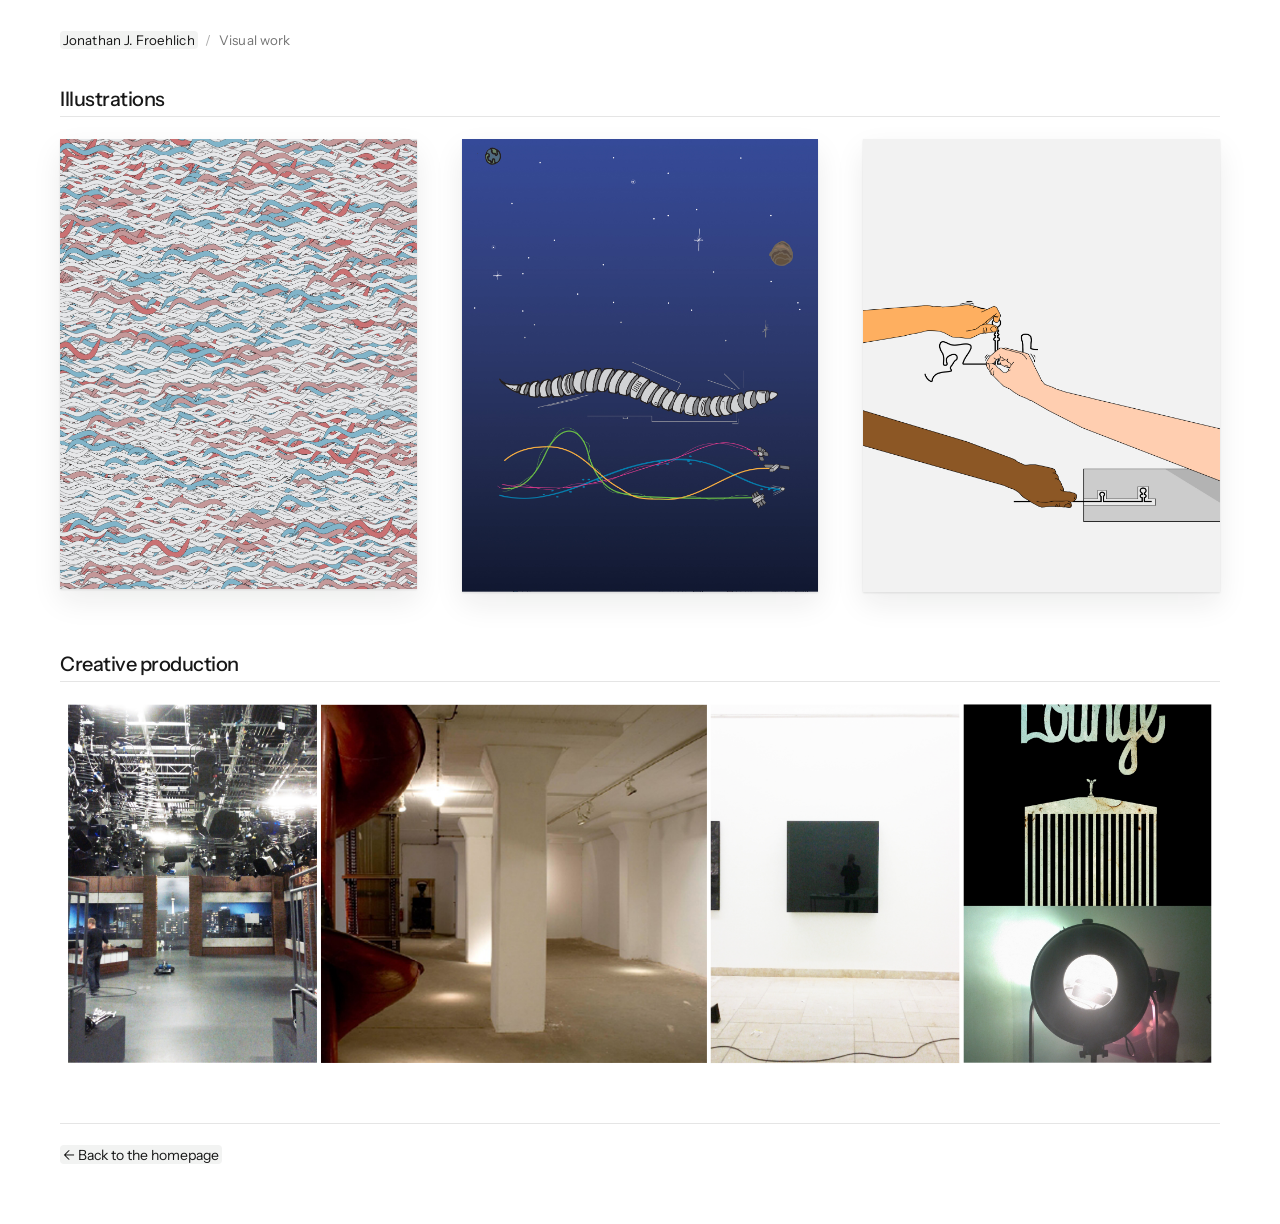
<file: pages/visual-work/index.html>
<!doctype html>
<html lang="en">
<head>
  <meta charset="utf-8">
  <meta name="viewport" content="width=device-width, initial-scale=1">
  <title>Visual work — Jonathan J. Froehlich</title>
  <meta name="description" content="Selected scientific illustrations and creative production work by molecular biologist Jonathan J. Froehlich.">
  <link rel="icon" href="data:image/svg+xml,%3Csvg xmlns='http://www.w3.org/2000/svg' viewBox='0 0 64 64'%3E%3Crect width='64' height='64' rx='8' fill='%230b6f6b'/%3E%3Ctext x='32' y='43' text-anchor='middle' font-size='29' font-family='Georgia' font-weight='700' letter-spacing='-1' fill='white'%3EJJF%3C/text%3E%3C/svg%3E">
  <link rel="preconnect" href="https://fonts.googleapis.com">
  <link rel="preconnect" href="https://fonts.gstatic.com" crossorigin>
  <link href="https://fonts.googleapis.com/css2?family=Instrument+Sans:wdth,wght@75..100,400..700&amp;display=swap" rel="stylesheet">
  <link rel="stylesheet" href="../../assets/css/style.css?v=20260813">
  <link rel="stylesheet" href="visual-work.css?v=20260828-1">
</head>
<body>
  <main class="page visual-page">
    <nav class="breadcrumb" aria-label="Breadcrumb">
      <a href="../../index.html">Jonathan J. Froehlich</a><span aria-hidden="true"> / </span><span>Visual work</span>
    </nav>

    <header class="visual-intro">
      <h1>Illustrations</h1>
    </header>

    <section class="cover-gallery" aria-label="Selected journal cover concepts">
      <figure class="cover cover-cell-reports">
        <button class="cover-swap" type="button" data-work-title="Cell Reports illustration" aria-label="Show alternate Cell Reports illustration" aria-pressed="false">
          <img class="cover-primary" src="cover_cell_rep_elegans_2021_nojournal_3.jpg" width="2722" height="3429" alt="Illustration of many interwoven stylized worms in a restrained red, blue, and gray palette">
          <img class="cover-alternate" src="cover_cell_rep_elegans_2021_nojournal_2.jpg" width="2637" height="3347" alt="" aria-hidden="true">
        </button>
      </figure>

      <figure class="cover cover-developmental-cell">
        <button class="cover-swap" type="button" data-work-title="Developmental Cell illustration" aria-label="Show alternate Developmental Cell illustration" aria-pressed="false">
          <img class="cover-primary" src="cover_dev_cell_celegans_2018_nojournal_1.jpg" width="2555" height="3159" loading="lazy" alt="Illustration of a segmented worm above intersecting colored expression curves on a deep blue background">
          <img class="cover-alternate" src="cover_dev_cell_celegans_2018_nojournal_2.jpg" width="2505" height="3145" loading="lazy" alt="" aria-hidden="true">
        </button>
      </figure>

      <figure class="cover cover-molecular-cell">
        <button class="cover-swap" type="button" data-work-title="Molecular Cell illustration" aria-label="Show alternate Molecular Cell illustration" aria-pressed="false">
          <img class="cover-primary" src="cover_mol_cell_ncrna_2013_nojournal_2.jpg" width="2458" height="2995" loading="lazy" alt="Illustration in which several hands manipulate an RNA strand through a small molecular mechanism">
          <img class="cover-alternate" src="cover_mol_cell_ncrna_2013_nojournal_3.jpg" width="2468" height="3442" loading="lazy" alt="" aria-hidden="true">
        </button>
      </figure>
    </section>

    <section class="creative-production" aria-labelledby="creative-production-title">
      <div class="creative-production-heading">
        <h2 id="creative-production-title">Creative production</h2>
      </div>
      <figure class="creative-production-collage">
        <img src="1year/1year_collage.jpg" width="8145" height="2620" loading="lazy" alt="Collage documenting television-set work, exhibition preparation, gallery installation, and studio production">
      </figure>
    </section>

    <footer class="visual-footer">
      <a href="../../index.html">← Back to the homepage</a>
    </footer>
  </main>
  <script src="visual-work.js?v=20260828-1"></script>
</body>
</html>
</file>
<file: assets/css/style.css>
:root {
  --text: #333;
  --muted: #737373;
  --line: #e5e5e5;
  --accent: #3f3f3f;
  --accent-soft: #e8f2ef;
  --soft: #f7f8f6;
  --font-body: "Instrument Sans", "Aptos", "Avenir Next", "Segoe UI", sans-serif;
  --font-display: "Instrument Sans", "Aptos", "Avenir Next", "Segoe UI", sans-serif;
  --size-body: 0.9375rem;
  --size-small: 0.875rem;
  --size-section: 1.25rem;
  --page-max-width: 940px;
  --reading-max-width: 660px;
  --experience-timeline-shift: 0px;
  --section-spacing: 40px;
  --ease-out: cubic-bezier(0.23, 1, 0.32, 1);
}

* { box-sizing: border-box; }

html,
body {
  overflow-x: hidden;
}

body {
  margin: 0;
  color: var(--text);
  background: #fff;
  font-family: var(--font-body);
  font-size: 15px;
  line-height: 1.55;
}

a {
  color: #171717;
  padding: .04em .22em;
  border-radius: 4px;
  background: #f2f3f2;
  box-decoration-break: clone;
  -webkit-box-decoration-break: clone;
  /* text-decoration: underline; */
  text-decoration: none;
  text-decoration-color: #c5c7c5;
  text-underline-offset: 2px;
  overflow-wrap: anywhere;
  word-break: break-word;
  transition: color 120ms ease, background-color 120ms ease;
}

.underlined-links .page a:not(.icon-row > a):not(.footer-icon-group > a) {
  padding: 0;
  border-radius: 0;
  background: transparent;
  text-decoration-line: underline;
  text-decoration-thickness: 1px;
  text-decoration-color: #a5aaa6;
  text-underline-offset: .16em;
}

.underlined-links .page a:not(.icon-row > a):not(.footer-icon-group > a):hover,
.underlined-links .page a:not(.icon-row > a):not(.footer-icon-group > a):focus-visible {
  background: transparent;
  text-decoration-color: currentColor;
}

.underlined-links .publication-links,
.underlined-links .publication-links:has(a:hover),
.underlined-links .publication-links:has(a:focus-visible) {
  padding: 0;
  border-radius: 0;
  background: transparent;
}

a:hover,
a:focus-visible {
  color: #111;
  background: #e8eae8;
  text-decoration-color: #777;
}

a:focus-visible {
  outline: 2px solid var(--accent);
  outline-offset: 3px;
}

.page {
  width: calc(100% - 36px);
  max-width: var(--page-max-width);
  margin: 0 auto;
  padding: 36px 0 58px;
}

.intro {
  display: grid;
  grid-template-columns: minmax(0, 1fr) 160px;
  gap: 32px;
  align-items: start;
  margin-bottom: 34px;
}

.intro-copy {
  min-width: 0;
}

.intro-copy > p,
.research-row p,
.side-project-copy p,
.publication-list {
  max-width: var(--reading-max-width);
}

h1 {
  margin: 0 0 10px;
  font-family: var(--font-display);
  color: #171717;
  font-size: clamp(1.875rem, 1.82rem + 0.25vw, 2rem);
  font-weight: 500;
  line-height: 1.15;
}

h2 {
  margin: var(--section-spacing) 0 14px;
  font-family: var(--font-display);
  font-size: var(--size-section);
  color: #171717;
  font-weight: 500;
  line-height: 1.22;
}

h3 {
  margin: 0 0 3px;
  font-size: var(--size-body);
  color: #171717;
  font-weight: 600;
  line-height: 1.35;
  overflow-wrap: anywhere;
}

p {
  margin-top: 0;
  overflow-wrap: anywhere;
}

li,
.outputs,
.outputs a,
h3 a {
  overflow-wrap: anywhere;
}

.icon-row {
  display: flex;
  flex-wrap: wrap;
  align-items: center;
  gap: 9px;
  margin-top: 14px;
}

.icon-row a {
  position: relative;
  display: inline-grid;
  place-items: center;
  width: 28px;
  height: 28px;
  border-radius: 6px;
  color: var(--text);
  background: transparent;
  font-size: 1.04rem;
  text-decoration: none;
  transition:
    color 140ms ease,
    background-color 140ms ease,
    opacity 140ms ease,
    transform 160ms var(--ease-out);
}

.icon-row a:active {
  transform: scale(0.97);
}

.icon-row a::after {
  content: attr(aria-label);
  position: absolute;
  z-index: 10;
  left: 50%;
  top: calc(100% + 9px);
  max-width: min(180px, calc(100vw - 24px));
  padding: 4px 10px;
  border-radius: 7px;
  color: #555;
  background: #f0f1f0;
  font-size: .8667rem;
  font-weight: 400;
  line-height: 1.35;
  text-align: center;
  white-space: nowrap;
  pointer-events: none;
  opacity: 0;
  visibility: hidden;
  transform: translate(-50%, 4px);
  transition:
    opacity 125ms var(--ease-out),
    transform 125ms var(--ease-out),
    visibility 0s linear 125ms;
}

.icon-row a::before {
  content: "";
  position: absolute;
  z-index: 11;
  top: calc(100% + 4px);
  left: 50%;
  width: 0;
  height: 0;
  border-right: 5px solid transparent;
  border-bottom: 6px solid #f0f1f0;
  border-left: 5px solid transparent;
  pointer-events: none;
  opacity: 0;
  visibility: hidden;
  transform: translate(-50%, 4px);
  transition:
    opacity 125ms var(--ease-out),
    transform 125ms var(--ease-out),
    visibility 0s linear 125ms;
}

.icon-row a:hover::after,
.icon-row a:focus-visible::after,
.icon-row a:hover::before,
.icon-row a:focus-visible::before {
  opacity: 1;
  visibility: visible;
  transform: translate(-50%, 0);
  transition:
    opacity 125ms var(--ease-out),
    transform 125ms var(--ease-out),
    visibility 0s;
}

.icon-row a:hover,
.icon-row a:focus-visible {
  color: var(--text);
  background: #f0f1f0;
  opacity: 1;
}

.icon-row a.muted-icon {
  color: var(--text);
  opacity: 1;
}

.icon-row a.muted-icon:hover,
.icon-row a.muted-icon:focus-visible {
  color: var(--text);
  background: #f0f1f0;
  opacity: 1;
}

.icon-row.compact-icons a {
  color: #737373;
}

.icon-row.compact-icons a:hover,
.icon-row.compact-icons a:focus-visible {
  color: var(--text);
}

.publication-links a {
  position: relative;
  padding: 0;
  border-radius: 2px;
  background: transparent;
}

.publication-links a:hover,
.publication-links a:focus-visible {
  background: transparent;
}

.publication-links a::after {
  content: attr(data-tooltip);
  position: absolute;
  z-index: 20;
  top: calc(100% + 9px);
  left: 50%;
  width: max-content;
  max-width: min(280px, calc(100vw - 24px));
  padding: 5px 10px;
  border-radius: 7px;
  color: #555;
  background: #f0f1f0;
  font-size: .8rem;
  font-weight: 400;
  line-height: 1.35;
  text-align: center;
  white-space: normal;
  pointer-events: none;
  opacity: 0;
  visibility: hidden;
  transform: translate(-50%, 4px);
  transition:
    opacity 125ms var(--ease-out),
    transform 125ms var(--ease-out),
    visibility 0s linear 125ms;
}

.publication-links a::before {
  content: "";
  position: absolute;
  z-index: 21;
  top: calc(100% + 4px);
  left: 50%;
  width: 0;
  height: 0;
  border-right: 5px solid transparent;
  border-bottom: 6px solid #f0f1f0;
  border-left: 5px solid transparent;
  pointer-events: none;
  opacity: 0;
  visibility: hidden;
  transform: translate(-50%, 4px);
  transition:
    opacity 125ms var(--ease-out),
    transform 125ms var(--ease-out),
    visibility 0s linear 125ms;
}

.publication-links a:hover::after,
.publication-links a:focus-visible::after,
.publication-links a:hover::before,
.publication-links a:focus-visible::before {
  opacity: 1;
  visibility: visible;
  transform: translate(-50%, 0);
  transition:
    opacity 125ms var(--ease-out),
    transform 125ms var(--ease-out),
    visibility 0s;
}

.portrait {
  margin: 0;
}

.portrait img {
  width: 100%;
  aspect-ratio: 1;
  display: block;
  object-fit: cover;
  object-position: 50% 32%;
  border-radius: 4px;
  border: 1px solid var(--line);
  background: var(--soft);
}

.outputs,
.more-links {
  color: var(--muted);
  font-size: var(--size-small);
}

.research-row {
  display: grid;
  grid-template-columns: 90px minmax(0, 1fr);
  gap: 16px;
  align-items: start;
  margin: 18px 0 20px;
  padding: 0;
}

#research-projects-title + .research-row {
  margin-top: 14px;
}

.research-row p {
  margin-bottom: 5px;
  line-height: 1.5;
}

.side-project-row {
  display: grid;
  grid-template-columns: 44px minmax(0, 1fr);
  gap: 11px;
  align-items: center;
  margin: 9px 0;
  padding: 1px 0;
}

.side-project-copy {
  min-width: 0;
}

.side-project-copy p {
  margin: 0;
  font-size: var(--size-small);
  line-height: 1.45;
}

.outputs {
  margin-bottom: 0;
}

.publication-links {
  display: inline;
  padding: .04em .22em;
  border-radius: 4px;
  color: #171717;
  background: #f2f3f2;
  /* background: #e8e7e7; */
  box-decoration-break: clone;
  -webkit-box-decoration-break: clone;
  white-space: nowrap;
  transition: background-color 120ms ease;
}

.publication-links:has(a:hover),
.publication-links:has(a:focus-visible) {
  background: #e8eae8;
}

.experience-timeline {
  position: relative;
  margin: 0;
  padding: 4px 0 0;
  list-style: none;
}

.experience-timeline::before {
  content: "";
  position: absolute;
  top: 0;
  bottom: 0;
  left: 50%;
  width: 1px;
  background: #e1e5e3;
  transform: translateX(-.5px);
}

.timeline-item {
  position: relative;
  display: grid;
  grid-template-columns: minmax(0, 1fr) 34px minmax(0, 1fr);
  min-height: 48px;
  padding-bottom: 2px;
}

.timeline-card {
  min-width: 0;
  align-self: start;
}

.timeline-left .timeline-card {
  grid-column: 1;
  padding-right: 7px;
  text-align: right;
}

.timeline-right .timeline-card {
  grid-column: 3;
  padding-left: 7px;
}

.timeline-left .timeline-dot {
  grid-column: 2;
}

.timeline-right .timeline-dot {
  grid-column: 2;
  grid-row: 1;
}

.timeline-dot {
  position: relative;
  z-index: 1;
  justify-self: center;
  width: 8px;
  height: 8px;
  margin-top: 8px;
  border: 2px solid #fff;
  border-radius: 50%;
  background: #f2f5f4;
  box-shadow: 0 0 0 1px #a7b5b1;
}

.timeline-flag {
  display: inline-block;
  max-width: 100%;
  padding: 3px 7px;
  border: 1px solid #e0e3e1;
  border-radius: 4px;
  color: #333;
  background: var(--soft);
  font-size: .8667rem;
  font-weight: 500;
  line-height: 1.2;
}

.timeline-education .timeline-flag {
  border-color: #bebebe;
  background: #d5d5d5;
}

.timeline-education .timeline-dot {
  background: #c4ceca;
  box-shadow: 0 0 0 1px #8e9b97;
}

.timeline-meta {
  display: flex;
  align-items: baseline;
  gap: 5px;
  margin: 0 2px 1px;
}

.timeline-left .timeline-meta {
  flex-direction: row-reverse;
}

.timeline-item time {
  display: inline;
  margin: 0;
  color: #737373;
  font-size: .7667rem;
  font-variant-numeric: tabular-nums;
  line-height: 1.2;
  white-space: nowrap;
}

.timeline-separator {
  color: #999;
  font-size: .7667rem;
}

.timeline-role {
  display: flex;
  flex-wrap: wrap;
  align-items: baseline;
  column-gap: 5px;
  min-width: 0;
  color: #555;
  font-size: .8333rem;
  font-weight: 400;
  line-height: 1.3;
}

.timeline-role-part {
  white-space: nowrap;
}

.timeline-role-separator {
  color: #999;
  font-size: .7667rem;
}

@media (min-width: 431px) {
  .experience-timeline {
    transform: translateX(var(--experience-timeline-shift));
  }

  .timeline-right {
    height: 25px;
    min-height: 25px;
    padding-bottom: 0;
  }

  .timeline-right .timeline-card,
  .timeline-right .timeline-dot {
    transform: translateY(-13.5px);
  }
}

@media (min-width: 900px) {
  :root { --experience-timeline-shift: -35px; }
}

@media (min-width: 1100px) {
  :root { --experience-timeline-shift: -67px; }
}

@media (min-width: 1280px) {
  :root { --experience-timeline-shift: -96px; }
}

.thumb {
  width: 100%;
  border: 1px solid var(--line);
  border-radius: 3px;
  background: var(--soft);
  overflow: hidden;
}

.research-media {
  width: 90px;
  height: auto;
  aspect-ratio: 1;
  display: block;
  object-fit: contain;
  transform: translateY(3px);
}

.summary-modal {
  width: min(86vw, 760px);
  max-width: none;
  max-height: calc(100vh - 24px);
  margin: auto;
  padding: 10px;
  overflow: hidden;
  border: 1px solid #d9d9d9;
  border-radius: 5px;
  background: #fff;
  box-shadow: 0 18px 54px rgba(0, 0, 0, .22);
  opacity: 0;
  transform: scale(0.96);
  transform-origin: center;
  transition:
    opacity 250ms var(--ease-out),
    transform 250ms var(--ease-out),
    display 250ms allow-discrete,
    overlay 250ms allow-discrete;
}

.summary-modal[open] {
  opacity: 1;
  transform: scale(1);
}

@starting-style {
  .summary-modal[open] {
    opacity: 0;
    transform: scale(0.96);
  }
}

.summary-modal::backdrop {
  background: rgba(24, 24, 24, .72);
  backdrop-filter: blur(2px);
  opacity: 0;
  transition:
    opacity 250ms var(--ease-out),
    display 250ms allow-discrete,
    overlay 250ms allow-discrete;
}

.summary-modal[open]::backdrop {
  opacity: 1;
}

@starting-style {
  .summary-modal[open]::backdrop {
    opacity: 0;
  }
}

.summary-modal-close {
  position: absolute;
  top: 11px;
  right: 11px;
  display: grid;
  width: 32px;
  height: 32px;
  padding: 0;
  place-items: center;
  border: 0;
  border-radius: 50%;
  appearance: none;
  color: rgba(17, 17, 17, .42);
  background: transparent;
  font: inherit;
  font-size: .875rem;
  opacity: .82;
  cursor: pointer;
  transition:
    color 140ms ease,
    background-color 140ms ease,
    transform 160ms var(--ease-out);
}

.summary-modal-close:active {
  transform: scale(0.97);
}

.summary-modal-close:hover,
.summary-modal-close:focus-visible {
  opacity: 1;
  color: #111;
  background: rgba(255, 255, 255, .78);
}

.summary-modal-close:focus-visible {
  outline: 1px solid rgba(17, 17, 17, .36);
  outline-offset: 0;
}

.summary-modal-nav {
  position: absolute;
  top: 50%;
  z-index: 1;
  display: grid;
  width: 32px;
  height: 32px;
  padding: 0;
  place-items: center;
  appearance: none;
  border: 0;
  border-radius: 50%;
  color: rgba(17, 17, 17, .42);
  background: transparent;
  font: inherit;
  font-size: .75rem;
  opacity: .82;
  cursor: pointer;
  transform: translateY(-50%);
  transition:
    color 140ms ease,
    background-color 140ms ease,
    opacity 140ms ease,
    transform 160ms var(--ease-out);
}

.summary-modal-previous {
  left: 11px;
}

.summary-modal-next {
  right: 11px;
}

.summary-modal-nav:hover,
.summary-modal-nav:focus-visible {
  color: #111;
  background: rgba(255, 255, 255, .78);
  opacity: 1;
}

.summary-modal-nav:focus-visible {
  outline: 1px solid rgba(17, 17, 17, .36);
  outline-offset: 0;
}

.summary-modal-nav:active {
  transform: translateY(-50%) scale(.97);
}

.summary-modal-image {
  display: block;
  width: 100%;
  height: auto;
  max-height: calc(100vh - 46px);
  object-fit: contain;
}

.side-project-media {
  display: block;
  width: 44px;
  height: 44px;
  object-fit: cover;
  object-position: center;
}

.thumb.dose {
  background:
    linear-gradient(180deg, rgba(255,255,255,.55), transparent),
    repeating-linear-gradient(90deg, #dfe8e2 0 13px, #82aea5 13px 29px, #c85c50 29px 42px, #e8cf87 42px 56px);
}

.thumb.worm {
  background:
    linear-gradient(90deg, rgba(0,0,0,.08) 1px, transparent 1px),
    linear-gradient(rgba(0,0,0,.08) 1px, transparent 1px),
    #fafafa;
  background-size: 18px 18px;
}

.thumb.worm {
  background:
    radial-gradient(ellipse at 42% 54%, transparent 0 18%, rgba(11,111,107,.42) 19% 21%, transparent 22%),
    radial-gradient(ellipse at 61% 43%, transparent 0 13%, rgba(199,86,74,.32) 14% 16%, transparent 17%),
    linear-gradient(90deg, rgba(0,0,0,.06) 1px, transparent 1px),
    linear-gradient(rgba(0,0,0,.06) 1px, transparent 1px),
    #eef2e8;
  background-size: auto, auto, 18px 18px, 18px 18px, auto;
}

.thumb.early {
  background:
    radial-gradient(circle at 27% 34%, rgba(199,86,74,.72) 0 8%, transparent 8.5%),
    radial-gradient(circle at 61% 57%, rgba(11,111,107,.65) 0 13%, transparent 13.5%),
    radial-gradient(circle at 76% 31%, rgba(232,207,135,.9) 0 7%, transparent 7.5%),
    linear-gradient(135deg, transparent 0 48%, rgba(11,111,107,.13) 48% 54%, transparent 54%),
    #eef1eb;
}

.publication-list {
  margin: 0;
  max-width: calc(var(--reading-max-width) + 128px);
  padding-left: 22px;
  color: #555;
  font-size: var(--size-small);
  font-style: italic;
  line-height: 1.45;
}

.publication-list li {
  margin: 0 0 6px;
}

.publication-list strong {
  color: var(--text);
  font-weight: inherit;
}

.more-links {
  margin-top: 14px;
}

.footer {
  margin-top: 36px;
  padding-top: 12px;
}

.footer-icons {
  margin-top: 0;
}

.icon-row.footer-icons a,
.icon-row.footer-icons a.muted-icon {
  color: #737373;
}

.icon-row.footer-icons a:hover,
.icon-row.footer-icons a:focus-visible,
.icon-row.footer-icons a.muted-icon:hover,
.icon-row.footer-icons a.muted-icon:focus-visible {
  color: var(--text);
  opacity: 1;
}

.footer-icon-group {
  display: flex;
  gap: 9px;
}

.footer-divider {
  width: 1px;
  height: 14px;
  margin: 0 2px;
  background: #d8d8d8;
}

.footer-info-control {
  position: relative;
  display: inline-grid;
}

.footer-info-toggle {
  display: inline-grid;
  width: 28px;
  height: 28px;
  padding: 0;
  place-items: center;
  appearance: none;
  border: 0;
  border-radius: 6px;
  color: #737373;
  background: transparent;
  font: inherit;
  font-size: 1rem;
  cursor: pointer;
  transition:
    color 140ms ease,
    background-color 140ms ease,
    opacity 140ms ease,
    transform 160ms var(--ease-out);
}

.footer-info-toggle:hover,
.footer-info-toggle:focus-visible,
.footer-info-control.is-open .footer-info-toggle {
  color: var(--text);
  background: #f0f1f0;
}

.footer-info-toggle:active {
  transform: scale(.97);
}

.footer-info {
  position: absolute;
  z-index: 20;
  right: 0;
  bottom: calc(100% + 9px);
  width: min(310px, calc(100vw - 28px));
  padding: 9px 11px;
  border: 1px solid #e1e1e1;
  border-radius: 6px;
  color: #555;
  background: #fbfbfa;
  box-shadow: 0 5px 14px rgba(0, 0, 0, .07);
  font-size: var(--size-small);
  font-style: normal;
  line-height: 1.45;
  text-align: left;
  pointer-events: none;
  opacity: 0;
  visibility: hidden;
  transform: translateY(4px);
  transition:
    opacity 140ms var(--ease-out),
    transform 140ms var(--ease-out),
    visibility 0s linear 140ms;
}

/* Keep the hover region continuous between the icon and the panel. */
.footer-info::before {
  content: "";
  position: absolute;
  top: 100%;
  left: 0;
  right: 0;
  height: 10px;
}

@media (hover: hover) and (pointer: fine) {
  .footer-info-toggle { cursor: default; }
}

.footer-info-control.is-open .footer-info {
  pointer-events: auto;
  opacity: 1;
  visibility: visible;
  transform: translateY(0);
  transition:
    opacity 140ms var(--ease-out),
    transform 140ms var(--ease-out),
    visibility 0s;
}

.footer-icons .footer-info a {
  position: static;
  display: inline;
  width: auto;
  height: auto;
  padding: 0;
  border-radius: 0;
  color: inherit;
  background: transparent;
  font-size: inherit;
  opacity: 1;
  text-decoration-color: rgba(85, 85, 85, .34);
  text-decoration-thickness: 1px;
  text-underline-offset: .13em;
  transform: none;
  transition: color 140ms ease, text-decoration-color 140ms ease;
}

.footer-icons .footer-info a::before,
.footer-icons .footer-info a::after {
  content: none;
}

.footer-icons .footer-info a:hover,
.footer-icons .footer-info a:focus-visible {
  color: var(--text);
  background: transparent;
  text-decoration-color: currentcolor;
}

@media (max-width: 680px) {
  .icon-row a::before,
  .icon-row a::after,
  .publication-links a::before,
  .publication-links a::after {
    content: none;
  }

  .footer-info {
    right: auto;
    left: 0;
  }

  .page {
    width: calc(100% - 28px);
  }

  .intro {
    grid-template-columns: minmax(0, 1fr);
    grid-template-areas:
      "portrait"
      "copy";
    gap: 16px;
    margin-bottom: 32px;
    text-align: center;
  }

  .intro-copy {
    grid-area: copy;
  }

  .portrait {
    grid-area: portrait;
    width: 104px;
    max-width: 104px;
    margin-inline: auto;
  }

  .intro .icon-row {
    justify-content: center;
  }

  .research-row {
    grid-template-columns: 80px minmax(0, 1fr);
    gap: 16px;
    margin: 18px 0 20px;
    text-align: left;
  }

  .research-media {
    width: 80px;
    margin: 0;
  }

  .research-row > div:last-child {
    width: auto;
    max-width: none;
    margin: 0;
  }

  #research-projects-title {
    text-align: left;
  }

  .icon-row {
    gap: 2px;
  }

  .icon-row a {
    width: 40px;
    height: 40px;
  }

  .publication-links a {
    display: inline-grid;
    min-width: 28px;
    min-height: 28px;
    place-items: center;
    vertical-align: middle;
  }

  .timeline-item {
    grid-template-columns: minmax(0, 1fr) 32px minmax(0, 1fr);
  }

  .timeline-left .timeline-card {
    padding-right: 8px;
  }

  .timeline-right .timeline-card {
    padding-left: 8px;
  }

  .timeline-meta {
    align-items: flex-end;
  }

}

@media (max-width: 430px) {
  .page {
    width: calc(100% - 24px);
    padding-top: 28px;
  }

  .publication-list {
    max-width: calc(var(--reading-max-width) + 18px);
    padding-left: 18px;
  }

  .side-project-row {
    grid-template-columns: 34px minmax(0, 1fr);
    gap: 9px;
    align-items: start;
    margin: 10px 0;
  }

  .side-project-media {
    width: 34px;
    height: 34px;
  }

  .experience-timeline {
    padding-top: 11px;
  }

  .experience-timeline::before {
    left: 7px;
  }

  .timeline-item {
    grid-template-columns: 15px minmax(0, 1fr);
    gap: 0 8px;
    min-height: 0;
    padding-bottom: 19px;
  }

  .timeline-left .timeline-card,
  .timeline-right .timeline-card {
    grid-column: 2;
    grid-row: 1;
    padding: 0;
    text-align: left;
  }

  .timeline-left .timeline-meta {
    flex-direction: row;
  }

  .timeline-left .timeline-dot,
  .timeline-right .timeline-dot {
    grid-column: 1;
    grid-row: 1;
  }

  .timeline-dot {
    width: 9px;
    height: 9px;
    margin-top: 8px;
  }

}

@media (max-width: 470px) {
  .research-row {
    grid-template-columns: 64px minmax(0, 1fr);
    gap: 13px;
  }

  .research-media {
    width: 64px;
  }

  .side-project-row {
    grid-template-columns: 38px minmax(0, 1fr);
    gap: 11px;
  }

  .side-project-media {
    width: 38px;
    height: 38px;
  }
}

@media (prefers-reduced-motion: reduce) {
  .icon-row a,
  .summary-modal-close {
    transform: none;
    transition-property: color, background-color, opacity;
  }

  .summary-modal-nav {
    transition-property: color, background-color, opacity;
  }

  .summary-modal-nav:active {
    transform: translateY(-50%);
  }

  .icon-row a::before,
  .icon-row a::after,
  .publication-links a::before,
  .publication-links a::after {
    transform: translate(-50%, 0);
    transition-property: opacity, visibility;
  }

  .summary-modal,
  .summary-modal[open] {
    transform: none;
    transition:
      opacity 200ms ease,
      display 200ms allow-discrete,
      overlay 200ms allow-discrete;
  }
}
</file>
<file: pages/visual-work/visual-work.css>
.visual-page {
  max-width: 1160px;
  padding-top: 30px;
}

.breadcrumb {
  color: var(--muted);
  font-size: .8333rem;
  letter-spacing: .01em;
}

.breadcrumb span[aria-hidden="true"] {
  padding: 0 .28rem;
  color: #aaa;
}

.visual-intro {
  margin: 0;
}

.visual-intro h1 {
  margin: 36px 0 14px;
  padding-bottom: 5px;
  border-bottom: 1px solid var(--line);
  font-size: var(--size-section);
  font-weight: 500;
  line-height: 1.22;
  letter-spacing: -.025em;
}

.cover-gallery {
  display: grid;
  grid-template-columns: repeat(3, minmax(0, 1fr));
  gap: clamp(24px, 3.5vw, 52px);
  align-items: start;
  padding: 8px 0 42px;
}

.cover {
  margin: 0;
}

.cover-swap {
  position: relative;
  display: block;
  width: 100%;
  padding: 0;
  border: 0;
  background: transparent;
  cursor: pointer;
}

.cover-swap img {
  display: block;
  width: 100%;
  height: auto;
  background: var(--soft);
  box-shadow: 0 1px 2px rgba(20, 25, 24, .1), 0 12px 28px rgba(20, 25, 24, .08);
  transition: opacity 220ms var(--ease-out);
}

.cover-swap .cover-alternate {
  position: absolute;
  inset: 0;
  height: 100%;
  object-fit: cover;
  object-position: center;
  opacity: 0;
}

.cover-swap.is-alternate .cover-primary {
  opacity: 0;
}

.cover-swap.is-alternate .cover-alternate {
  opacity: 1;
}

@media (hover: hover) {
  .cover-swap:hover .cover-primary,
  .cover-swap:focus-visible .cover-primary {
    opacity: 0;
  }

  .cover-swap:hover .cover-alternate,
  .cover-swap:focus-visible .cover-alternate {
    opacity: 1;
  }
}

.cover-swap:focus-visible {
  outline: 2px solid var(--accent);
  outline-offset: 4px;
}

@media (prefers-reduced-motion: reduce) {
  .cover-swap img {
    transition: none;
  }
}

.creative-production {
  margin-top: 18px;
}

.creative-production-heading h2 {
  margin: 0 0 14px;
  padding-bottom: 5px;
  border-bottom: 1px solid var(--line);
  font-size: var(--size-section);
  font-weight: 500;
  line-height: 1.22;
  letter-spacing: -.025em;
}

.creative-production-heading p {
  max-width: 680px;
  margin: 0 0 22px;
  color: var(--muted);
  font-size: var(--size-small);
  line-height: 1.55;
}

.creative-production-collage {
  margin: 0;
}

.creative-production-collage img {
  display: block;
  width: 100%;
  height: auto;
  background: var(--soft);
}

.visual-footer {
  margin-top: 54px;
  padding-top: 20px;
  border-top: 1px solid var(--line);
  font-size: var(--size-small);
}

@media (max-width: 760px) {
  .cover-gallery {
    grid-template-columns: repeat(2, minmax(0, 1fr));
  }
}

@media (max-width: 500px) {
  .cover-gallery {
    grid-template-columns: minmax(0, 1fr);
    gap: 36px;
    max-width: 390px;
    margin: 0 auto;
  }

}
</file>
